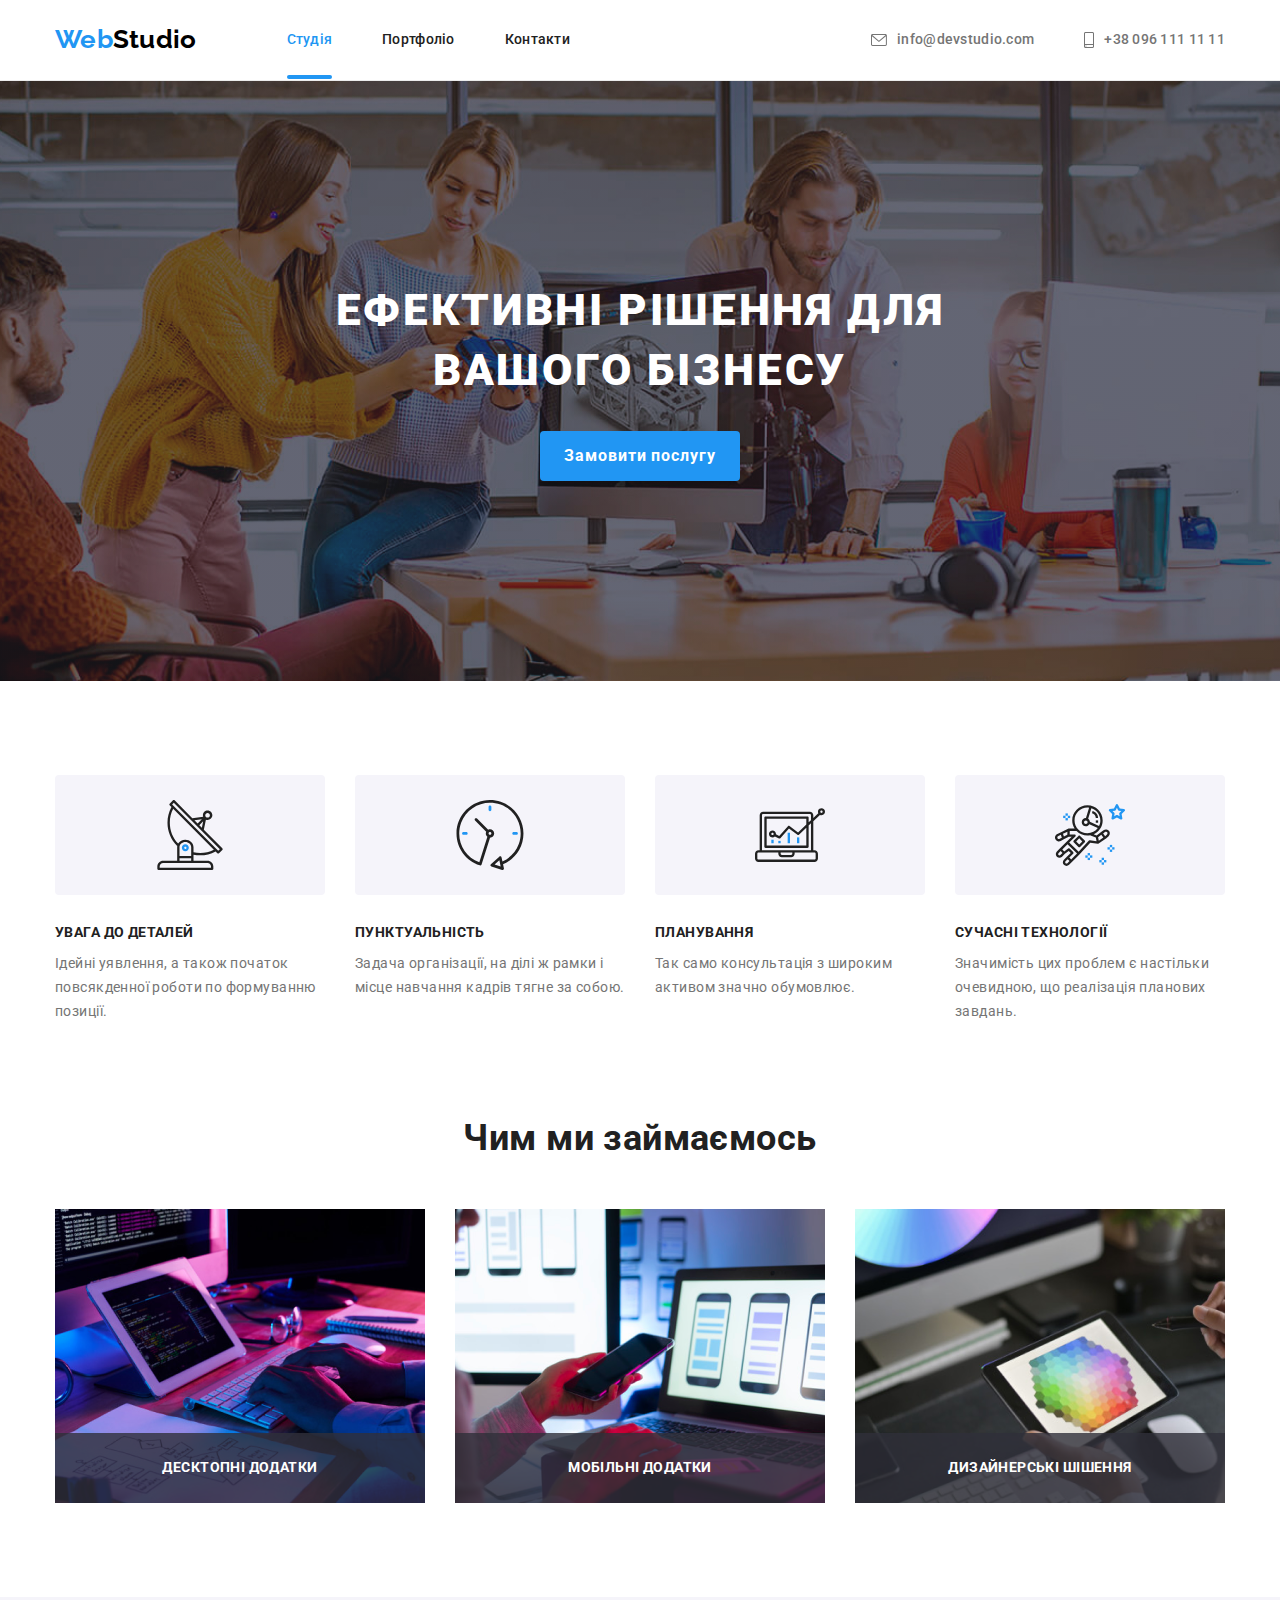
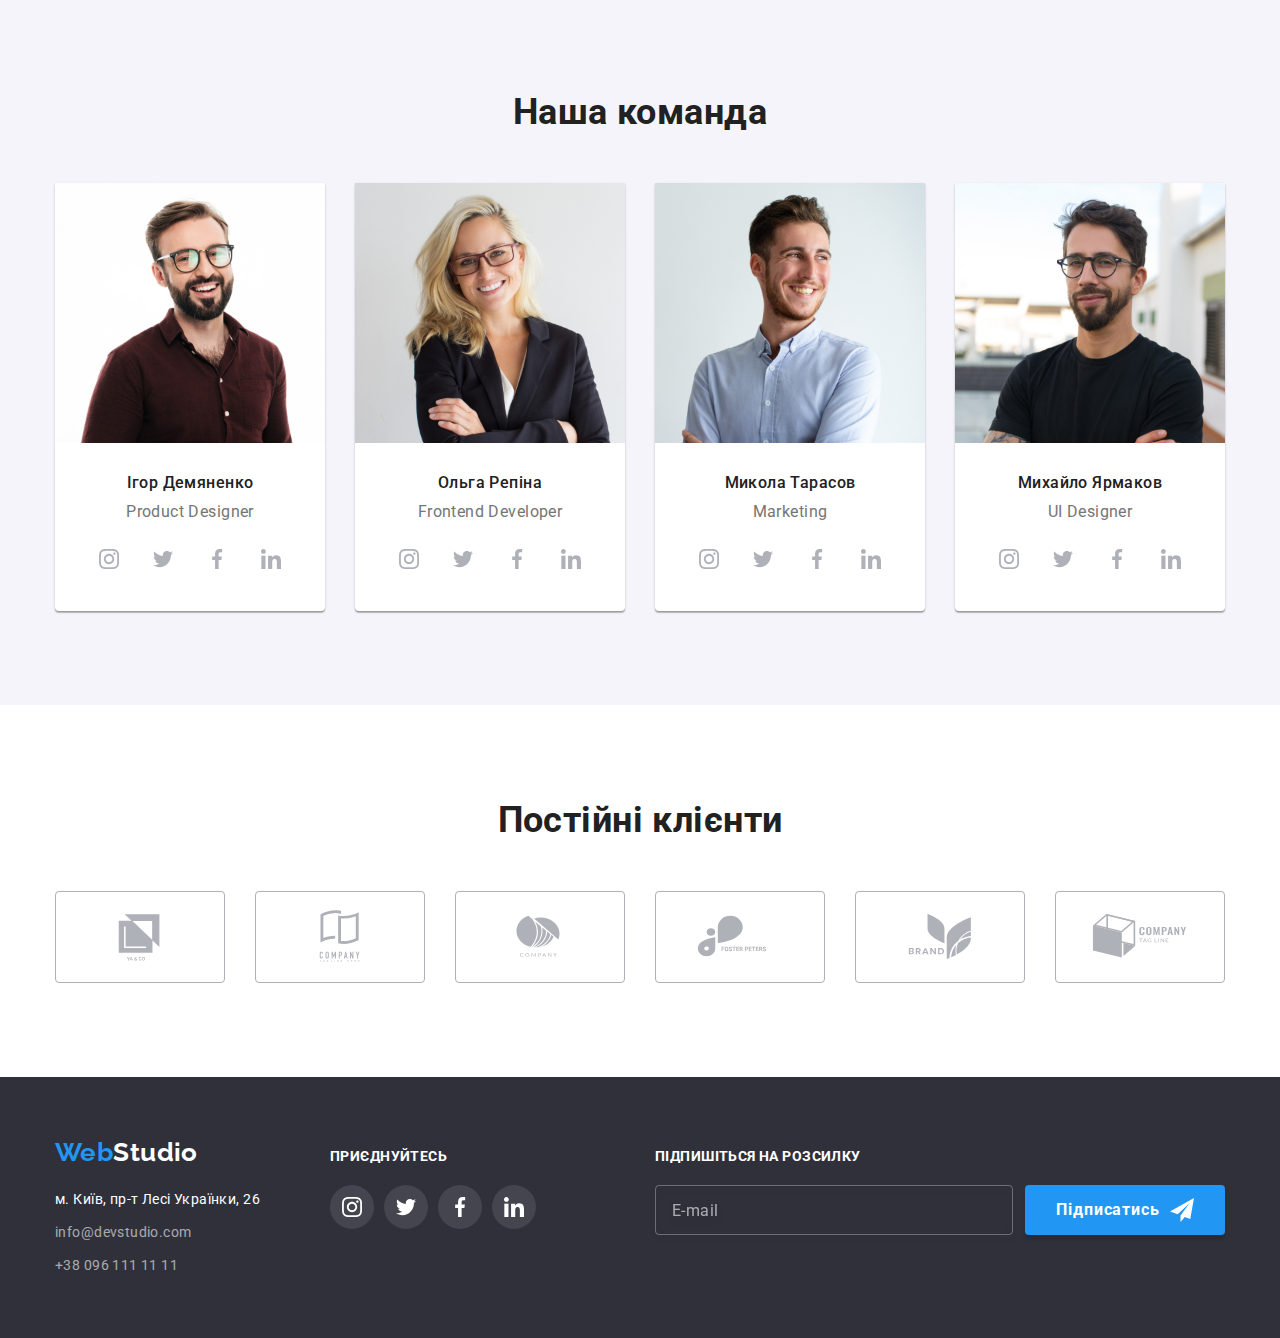
<file: index.html>
<!DOCTYPE html>
<html lang="uk">
  <head>
    <meta charset="UTF-8" />
    <meta http-equiv="X-UA-Compatible" content="IE=edge" />
    <meta name="viewport" content="width=device-width, initial-scale=1.0" />
    <link
      rel="stylesheet"
      href="https://cdnjs.cloudflare.com/ajax/libs/modern-normalize/1.0.0/modern-normalize.min.css"
    />
    <link rel="preconnect" href="https://fonts.googleapis.com" />
    <link rel="preconnect" href="https://fonts.gstatic.com" crossorigin />
    <link
      href="https://fonts.googleapis.com/css2?family=Raleway:wght@700&family=Roboto:wght@400;500;700;900&display=swap"
      rel="stylesheet"
    />
    <link rel="stylesheet" href="./css/styles.css" />
    <title>Document</title>
  </head>
  <body>
    <header class="header">
      <div class="container header-container">
        <nav class="nav-bar">
          <a href="#" class="header-title-link"
            ><span class="text-blue">Web</span>Studio</a
          >
          <ul class="nav-bar-list">
            <li class="nav-bar-list-item">
              <a href="./index.html" class="nav-bar-link current-page"
                >Студія</a
              >
            </li>
            <li class="nav-bar-list-item">
              <a href="./portfolio.html" class="nav-bar-link">Портфоліо</a>
            </li>
            <li class="nav-bar-list-item">
              <a href="#contacts" class="nav-bar-link">Контакти</a>
            </li>
          </ul>
        </nav>
        <ul class="header-contacts-list">
          <li class="header-contacts-item">
            <a
              class="header-contacts-link header-email-link"
              href="mailto:info@devstudio.com"
            >
              <svg class="header-contacts-icon" width="16" height="12">
                <use href="./images/sprite.svg#icon-envelope"></use>
              </svg>
              info@devstudio.com</a
            >
          </li>
          <li class="header-contacts-item">
            <a
              class="header-contacts-link header-phone-link"
              href="tel:+380961111111"
            >
              <svg class="header-contacts-icon" width="10" height="16">
                <use href="./images/sprite.svg#icon-smartphone"></use>
              </svg>
              +38 096 111 11 11</a
            >
          </li>
        </ul>
      </div>
    </header>

    <main>
      <section class="hero">
        <div class="container hero-container">
          <h1 class="hero-title">ЕФЕКТИВНІ РІШЕННЯ ДЛЯ ВАШОГО БІЗНЕСУ</h1>
          <button
            class="submit-button hero-order-button"
            type="button"
            data-modal-open
          >
            Замовити послугу
          </button>
        </div>
      </section>
      <section class="section">
        <div class="container">
          <h2 class="section-title visualy-hidden">Наші переваги</h2>
          <ul class="advantages-list">
            <li class="advantages-list-item">
              <div class="advantages-icon-container">
                <svg class="advantages-icon" width="70" height="70">
                  <use href="./images/sprite.svg#icon-antenna"></use>
                </svg>
              </div>
              <h3 class="advantages-list-item-title">Увага до деталей</h3>
              <p class="advantages-list-item-text">
                Ідейні уявлення, а також початок повсякденної роботи по
                формуванню позиції.
              </p>
            </li>
            <li class="advantages-list-item">
              <div class="advantages-icon-container">
                <svg class="advantages-icon" width="70" height="70">
                  <use href="./images/sprite.svg#icon-clock"></use>
                </svg>
              </div>
              <h3 class="advantages-list-item-title">Пунктуальність</h3>
              <p class="advantages-list-item-text">
                Задача організації, на ділі ж рамки і місце навчання кадрів
                тягне за собою.
              </p>
            </li>
            <li class="advantages-list-item">
              <div class="advantages-icon-container">
                <svg class="advantages-icon" width="70" height="70">
                  <use href="./images/sprite.svg#icon-diagram"></use>
                </svg>
              </div>

              <h3 class="advantages-list-item-title">Планування</h3>
              <p class="advantages-list-item-text">
                Так само консультація з широким активом значно обумовлює.
              </p>
            </li>
            <li class="advantages-list-item">
              <div class="advantages-icon-container">
                <svg class="advantages-icon" width="70" height="70">
                  <use href="./images/sprite.svg#icon-astronaut"></use>
                </svg>
              </div>

              <h3 class="advantages-list-item-title">Сучасні технології</h3>
              <p class="advantages-list-item-text">
                Значимість цих проблем є настільки очевидною, що реалізація
                планових завдань.
              </p>
            </li>
          </ul>
        </div>
      </section>
      <section class="section work-img-section">
        <div class="container">
          <h2 class="section-title">Чим ми займаємось</h2>
          <ul class="work-img-list">
            <li class="work-img-item">
              <img
                src="./images/img1.png"
                alt="what we're doing 1"
                width="370"
                height="294"
              />
              <div class="work-hint">
                <p class="work-hint-text">Десктопні додатки</p>
              </div>
            </li>
            <li class="work-img-item">
              <img
                src="./images/img2.png"
                alt="what we're doing 2"
                width="370"
                height="294"
              />
              <div class="work-hint">
                <p class="work-hint-text">Мобільні додатки</p>
              </div>
            </li>
            <li class="work-img-item">
              <img
                src="./images/img3.png"
                alt="what we're doing 3"
                width="370"
                height="294"
              />
              <div class="work-hint">
                <p class="work-hint-text">Дизайнерські шішення</p>
              </div>
            </li>
          </ul>
        </div>
      </section>
      <section class="section team-section">
        <div class="container">
          <h2 class="section-title">Наша команда</h2>
          <ul class="team-list">
            <li class="team-list-item">
              <img
                src="./images/team_member1.jpg"
                alt="team member 1 photo"
                width="270"
                height="260"
              />
              <h3 class="team-member-name">Ігор Демяненко</h3>
              <p class="team-member-role">Product Designer</p>
              <ul class="social-list team-socials-list">
                <li class="social-list-item">
                  <a class="social-link" href="">
                    <svg class="social-icon" width="20" height="20">
                      <use href="./images/sprite.svg#icon-instagram"></use>
                    </svg>
                  </a>
                </li>
                <li class="social-list-item">
                  <a class="social-link" href="">
                    <svg class="social-icon" width="20" height="20">
                      <use href="./images/sprite.svg#icon-twitter"></use>
                    </svg>
                  </a>
                </li>
                <li class="social-list-item">
                  <a class="social-link" href="">
                    <svg class="social-icon" width="20" height="20">
                      <use href="./images/sprite.svg#icon-facebook"></use>
                    </svg>
                  </a>
                </li>
                <li class="social-list-item">
                  <a class="social-link" href="">
                    <svg class="social-icon" width="20" height="20">
                      <use href="./images/sprite.svg#icon-linkedin"></use>
                    </svg>
                  </a>
                </li>
              </ul>
            </li>
            <li class="team-list-item">
              <img
                src="./images/team_member2.jpg"
                alt="team member 2 photo"
                width="270"
                height="260"
              />
              <h3 class="team-member-name">Ольга Репіна</h3>
              <p class="team-member-role">Frontend Developer</p>
              <ul class="social-list team-socials-list">
                <li class="social-list-item">
                  <a class="social-link" href="">
                    <svg class="social-icon" width="20" height="20">
                      <use href="./images/sprite.svg#icon-instagram"></use>
                    </svg>
                  </a>
                </li>
                <li class="social-list-item">
                  <a class="social-link" href="">
                    <svg class="social-icon" width="20" height="20">
                      <use href="./images/sprite.svg#icon-twitter"></use>
                    </svg>
                  </a>
                </li>
                <li class="social-list-item">
                  <a class="social-link" href="">
                    <svg class="social-icon" width="20" height="20">
                      <use href="./images/sprite.svg#icon-facebook"></use>
                    </svg>
                  </a>
                </li>
                <li class="social-list-item">
                  <a class="social-link" href="">
                    <svg class="social-icon" width="20" height="20">
                      <use href="./images/sprite.svg#icon-linkedin"></use>
                    </svg>
                  </a>
                </li>
              </ul>
            </li>
            <li class="team-list-item">
              <img
                src="./images/team_member3.jpg"
                alt="team member 3 photo"
                width="270"
                height="260"
              />
              <h3 class="team-member-name">Микола Тарасов</h3>
              <p class="team-member-role">Marketing</p>
              <ul class="social-list team-socials-list">
                <li class="social-list-item">
                  <a class="social-link" href="">
                    <svg class="social-icon" width="20" height="20">
                      <use href="./images/sprite.svg#icon-instagram"></use>
                    </svg>
                  </a>
                </li>
                <li class="social-list-item">
                  <a class="social-link" href="">
                    <svg class="social-icon" width="20" height="20">
                      <use href="./images/sprite.svg#icon-twitter"></use>
                    </svg>
                  </a>
                </li>
                <li class="social-list-item">
                  <a class="social-link" href="">
                    <svg class="social-icon" width="20" height="20">
                      <use href="./images/sprite.svg#icon-facebook"></use>
                    </svg>
                  </a>
                </li>
                <li class="social-list-item">
                  <a class="social-link" href="">
                    <svg class="social-icon" width="20" height="20">
                      <use href="./images/sprite.svg#icon-linkedin"></use>
                    </svg>
                  </a>
                </li>
              </ul>
            </li>
            <li class="team-list-item">
              <img
                src="./images/team_member4.jpg"
                alt="team member 4 photo"
                width="270"
                height="260"
              />
              <h3 class="team-member-name">Михайло Ярмаков</h3>
              <p class="team-member-role">UI Designer</p>
              <ul class="social-list team-socials-list">
                <li class="social-list-item">
                  <a class="social-link" href="">
                    <svg class="social-icon" width="20" height="20">
                      <use href="./images/sprite.svg#icon-instagram"></use>
                    </svg>
                  </a>
                </li>
                <li class="social-list-item">
                  <a class="social-link" href="">
                    <svg class="social-icon" width="20" height="20">
                      <use href="./images/sprite.svg#icon-twitter"></use>
                    </svg>
                  </a>
                </li>
                <li class="social-list-item">
                  <a class="social-link" href="">
                    <svg class="social-icon" width="20" height="20">
                      <use href="./images/sprite.svg#icon-facebook"></use>
                    </svg>
                  </a>
                </li>
                <li class="social-list-item">
                  <a class="social-link" href="">
                    <svg class="social-icon" width="20" height="20">
                      <use href="./images/sprite.svg#icon-linkedin"></use>
                    </svg>
                  </a>
                </li>
              </ul>
            </li>
          </ul>
        </div>
      </section>
      <section class="section">
        <div class="container">
          <h2 class="section-title">Постійні клієнти</h2>
        </div>
        <ul class="clients-list">
          <li class="clients-list-item">
            <a href="" class="clients-link">
              <svg class="social-icon" width="106" height="60">
                <use href="./images/sprite.svg#icon-company-logo-1"></use>
              </svg>
            </a>
          </li>
          <li class="clients-list-item">
            <a href="" class="clients-link">
              <svg class="social-icon" width="106" height="60">
                <use href="./images/sprite.svg#icon-company-logo-2"></use>
              </svg>
            </a>
          </li>
          <li class="clients-list-item">
            <a href="" class="clients-link">
              <svg class="social-icon" width="106" height="60">
                <use href="./images/sprite.svg#icon-company-logo-3"></use>
              </svg>
            </a>
          </li>
          <li class="clients-list-item">
            <a href="" class="clients-link">
              <svg class="social-icon" width="106" height="60">
                <use href="./images/sprite.svg#icon-company-logo-4"></use>
              </svg>
            </a>
          </li>
          <li class="clients-list-item">
            <a href="" class="clients-link">
              <svg class="social-icon" width="106" height="60">
                <use href="./images/sprite.svg#icon-company-logo-5"></use>
              </svg>
            </a>
          </li>
          <li class="clients-list-item">
            <a href="" class="clients-link">
              <svg class="social-icon" width="106" height="60">
                <use href="./images/sprite.svg#icon-company-logo-6"></use>
              </svg>
            </a>
          </li>
        </ul>
      </section>
    </main>
    <footer class="footer">
      <div class="container footer-container">
        <div>
          <a href="#" class="footer-title-link"
            ><span class="text-blue">Web</span>Studio</a
          >
          <address>
            <ul class="footer-address-list">
              <li class="footer-address-item">
                <p class="footer-address">м. Київ, пр-т Лесі Українки, 26</p>
              </li>
              <li class="footer-address-item">
                <a class="footer-link" href="mailto:info@devstudio.com"
                  >info@devstudio.com</a
                >
              </li>
              <li class="footer-address-item">
                <a class="footer-link" href="tel:+380961111111"
                  >+38 096 111 11 11</a
                >
              </li>
            </ul>
          </address>
        </div>
        <div class="footer-socials">
          <p class="footer-title">Приєднуйтесь</p>
          <ul class="social-list">
            <li class="social-list-item">
              <a class="social-link footer-social-link" href="">
                <svg class="social-icon" width="20" height="20">
                  <use href="./images/sprite.svg#icon-instagram"></use>
                </svg>
              </a>
            </li>
            <li class="social-list-item">
              <a class="social-link footer-social-link" href="">
                <svg class="social-icon" width="20" height="20">
                  <use href="./images/sprite.svg#icon-twitter"></use>
                </svg>
              </a>
            </li>
            <li class="social-list-item">
              <a class="social-link footer-social-link" href="">
                <svg class="social-icon" width="20" height="20">
                  <use href="./images/sprite.svg#icon-facebook"></use>
                </svg>
              </a>
            </li>
            <li class="social-list-item">
              <a class="social-link footer-social-link" href="">
                <svg class="social-icon" width="20" height="20">
                  <use href="./images/sprite.svg#icon-linkedin"></use>
                </svg>
              </a>
            </li>
          </ul>
        </div>
        <div class="footer-form-container">
          <p class="footer-title">Підпишіться на розсилку</p>
          <form class="footer-form">
            <input
              class="footer-text-input"
              name="user-email"
              type="email"
              placeholder="E-mail"
              required
            />
            <button class="submit-button footer-submit-button" type="submit">
              <span class="footer-submit-button-text">Підписатись</span>
              <svg class="button-send-icon" width="24" height="24">
                <use href="./images/sprite.svg#icon-send"></use>
              </svg>
            </button>
          </form>
        </div>
      </div>
    </footer>

    <div class="backdrop is-hidden" data-modal>
      <div class="modal">
        <button class="modal-close-btn" type="button" data-modal-close>
          <svg width="18" height="18">
            <use href="./images/sprite.svg#icon-close"></use>
          </svg>
        </button>
        <p class="modal-title">Залиште свої дані, і ми вам передзвонимо</p>
        <form>
          <label class="modal-form-label" for="user_name"> І'мя </label>
          <div class="modal-input-wraper">
            <input
              class="modal-input modal-text-input"
              name="user_name"
              id="user_name"
              type="text"
              required
            />
            <svg class="modal-input-icon" width="18" height="18">
              <use href="./images/sprite.svg#icon-person"></use>
            </svg>
          </div>

          <label class="modal-form-label" for="user_phone"> Телефон </label>
          <div class="modal-input-wraper">
            <input
              class="modal-input modal-text-input"
              name="user_phone"
              id="user_phone"
              type="tel"
              required
            />
            <svg class="modal-input-icon" width="18" height="18">
              <use href="./images/sprite.svg#icon-phone"></use>
            </svg>
          </div>

          <label class="modal-form-label" for="user_mail"> Пошта </label>
          <div class="modal-input-wraper">
            <input
              class="modal-input modal-text-input"
              name="user_mail"
              id="user_mail"
              type="email"
              required
            />
            <svg class="modal-input-icon" width="18" height="18">
              <use href="./images/sprite.svg#icon-mail"></use>
            </svg>
          </div>

          <label class="modal-form-label" for="user_comment"> Коментар </label>
          <div class="modal-input-wraper">
            <textarea
              class="modal-input modal-textarea-input"
              name="user_comment"
              id="user_comment"
              placeholder="Введіть текст"
            ></textarea>
          </div>

          <input
            class="modal-checkbox visualy-hidden"
            type="checkbox"
            id="confirm_policy"
            required
          />
          <label class="modal-checkbox-label" for="confirm_policy"
            >Погоджуюсь з розсилкою і приймаю&nbsp;<a
              class="modal-checkbox-link"
              href=""
              >Умови договору</a
            ></label
          >

          <button type="submit" class="submit-button modal-submit-button">
            Відправити
          </button>
        </form>
      </div>
    </div>
    <script src="./js/modal.js"></script>
  </body>
</html>
</file>
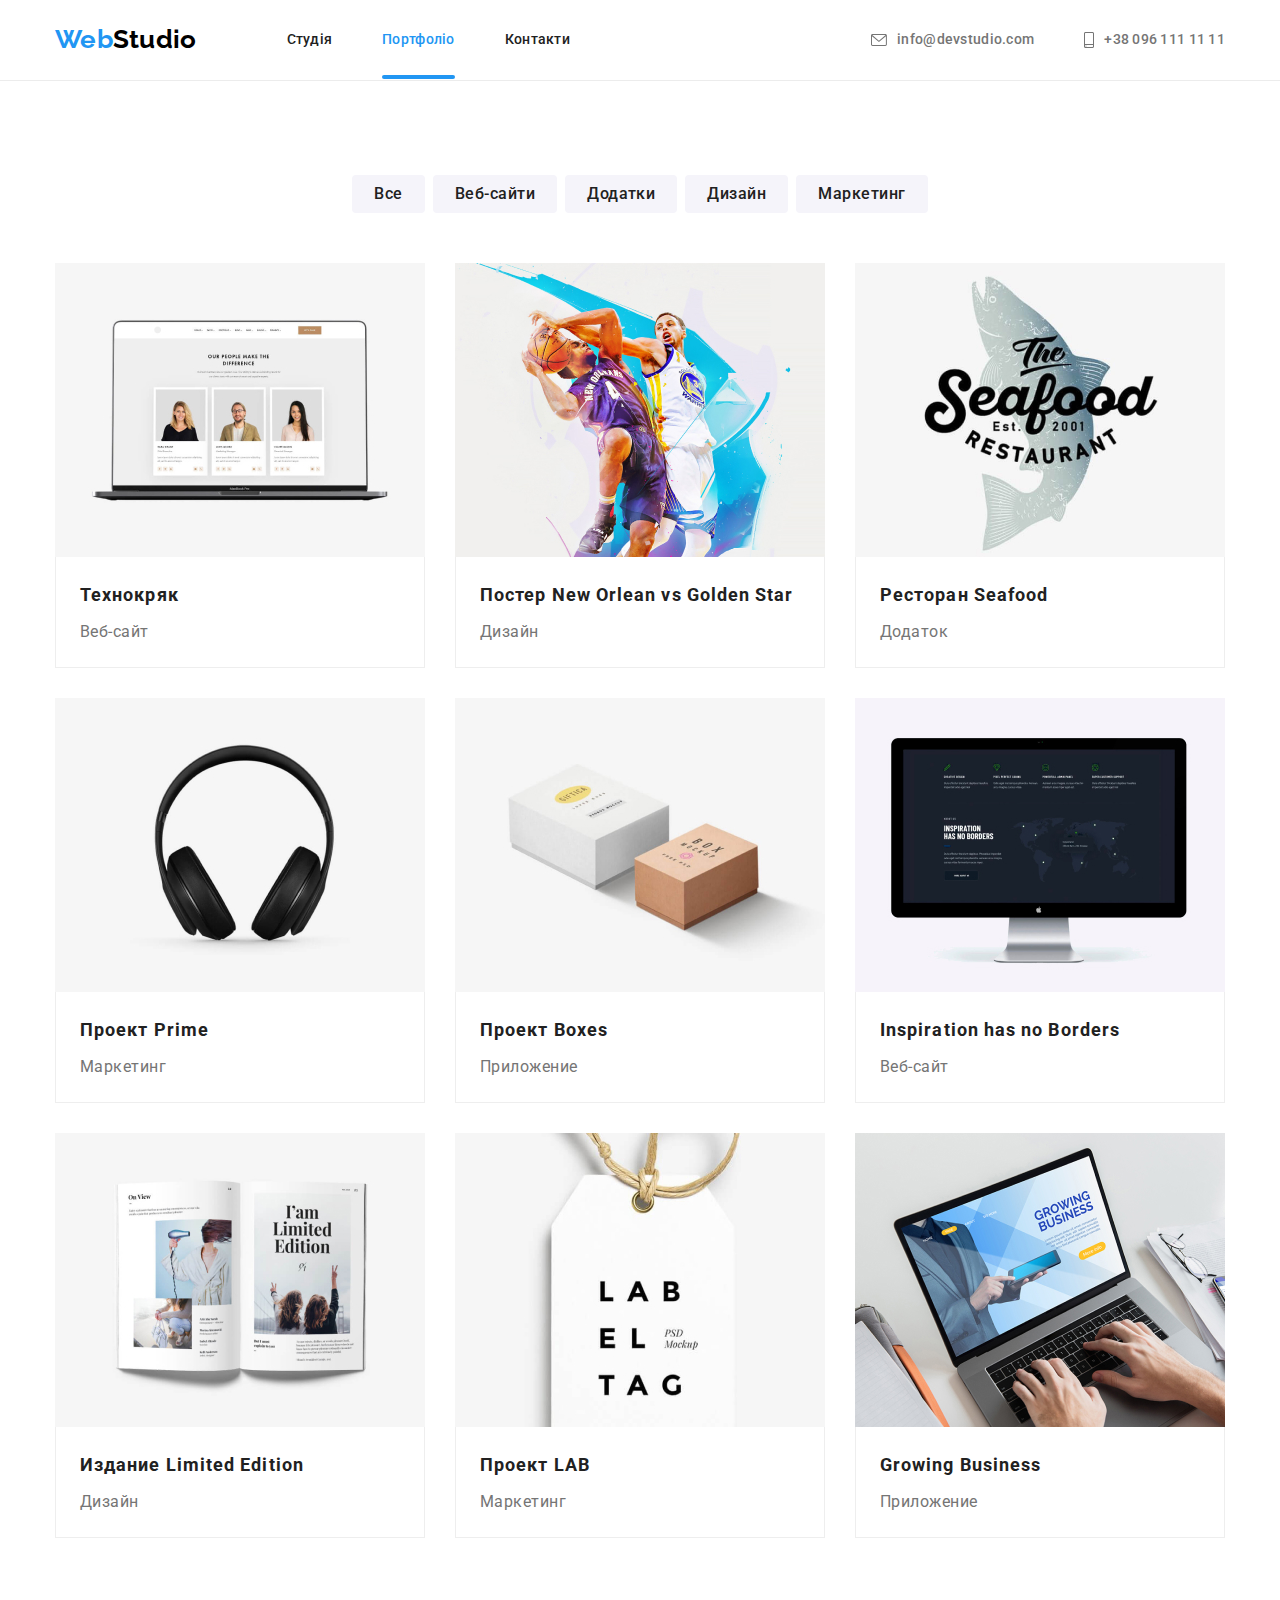
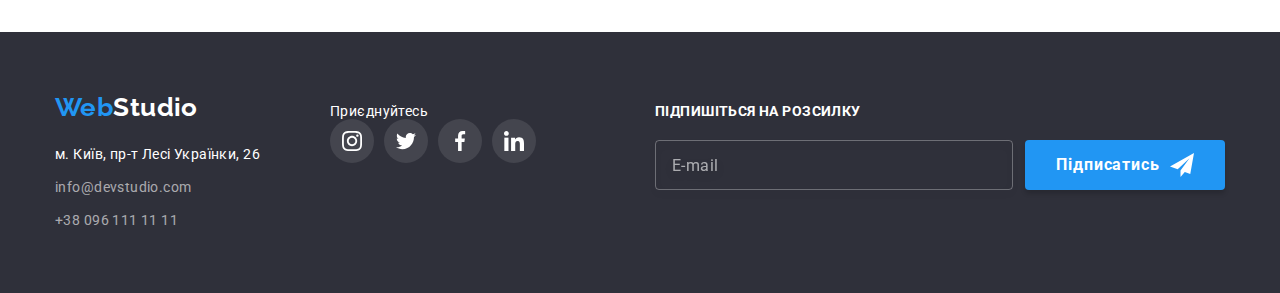
<file: portfolio.html>
<!DOCTYPE html>
<html lang="uk">
  <head>
    <meta charset="UTF-8" />
    <meta http-equiv="X-UA-Compatible" content="IE=edge" />
    <meta name="viewport" content="width=device-width, initial-scale=1.0" />
    <link
      rel="stylesheet"
      href="https://cdnjs.cloudflare.com/ajax/libs/modern-normalize/1.0.0/modern-normalize.min.css"
    />
    <link rel="preconnect" href="https://fonts.googleapis.com" />
    <link rel="preconnect" href="https://fonts.gstatic.com" crossorigin />
    <link
      href="https://fonts.googleapis.com/css2?family=Raleway:wght@700&family=Roboto:wght@400;500;700;900&display=swap"
      rel="stylesheet"
    />
    <link rel="stylesheet" href="./css/styles.css" />
    <title>Document</title>
  </head>
  <body>
    <header class="header">
      <div class="container header-container">
        <nav class="nav-bar">
          <a href="#" class="header-title-link"
            ><span class="text-blue">Web</span>Studio</a
          >
          <ul class="nav-bar-list">
            <li class="nav-bar-list-item">
              <a href="./index.html" class="nav-bar-link">Студія</a>
            </li>
            <li class="nav-bar-list-item">
              <a href="./portfolio.html" class="nav-bar-link current-page"
                >Портфоліо</a
              >
            </li>
            <li class="nav-bar-list-item">
              <a href="#contacts" class="nav-bar-link">Контакти</a>
            </li>
          </ul>
        </nav>
        <ul class="header-contacts-list">
          <li class="header-contacts-item">
            <a
              class="header-contacts-link header-email-link"
              href="mailto:info@devstudio.com"
            >
              <svg class="header-contacts-icon" width="16" height="12">
                <use href="./images/sprite.svg#icon-envelope"></use>
              </svg>
              info@devstudio.com</a
            >
          </li>
          <li class="header-contacts-item">
            <a
              class="header-contacts-link header-phone-link"
              href="tel:+380961111111"
            >
              <svg class="header-contacts-icon" width="10" height="16">
                <use href="./images/sprite.svg#icon-smartphone"></use>
              </svg>
              +38 096 111 11 11</a
            >
          </li>
        </ul>
      </div>
    </header>
    <main>
      <section class="section">
        <div class="container">
          <h1 class="section-title visualy-hidden">Наші проєкти</h1>
          <ul class="filters-list">
            <li class="filter-list-item">
              <button type="button" class="filter-button">Все</button>
            </li>
            <li class="filter-list-item">
              <button type="button" class="filter-button">Веб-сайти</button>
            </li>
            <li class="filter-list-item">
              <button type="button" class="filter-button">Додатки</button>
            </li>
            <li class="filter-list-item">
              <button type="button" class="filter-button">Дизайн</button>
            </li>
            <li class="filter-list-item">
              <button type="button" class="filter-button">Маркетинг</button>
            </li>
          </ul>
          <ul class="projects-list">
            <li class="projects-list-item">
              <a class="project-item-link" href="#">
                <div class="project-img-container">
                  <img
                    src="./images/imgproject1.jpg"
                    alt="project image"
                    width="370"
                    height="294"
                  />
                  <div class="project-popup">
                    <p class="project-popup-text">
                      Ресурс пропонує комплексні пропозиції з різним рівнем
                      функционалу і сервісів. Все це дозволить відвідувачу
                      отримати вичерпні відомості про компанії чи приватне лице.
                    </p>
                  </div>
                </div>
                <div class="projects-card-footer">
                  <h2 class="project-name">Технокряк</h2>
                  <p class="project-type">Веб-сайт</p>
                </div>
              </a>
            </li>
            <li class="projects-list-item">
              <a class="project-item-link" href="#">
                <div class="project-img-container">
                  <img
                    src="./images/imgproject2.jpg"
                    alt="project image"
                    width="370"
                    height="294"
                  />
                  <div class="project-popup">
                    <p class="project-popup-text">
                      Ресурс пропонує комплексні пропозиції з різним рівнем
                      функционалу і сервісів. Все це дозволить відвідувачу
                      отримати вичерпні відомості про компанії чи приватне лице.
                    </p>
                  </div>
                </div>
                <div class="projects-card-footer">
                  <h2 class="project-name">Постер New Orlean vs Golden Star</h2>
                  <p class="project-type">Дизайн</p>
                </div>
              </a>
            </li>
            <li class="projects-list-item">
              <a class="project-item-link" href="#">
                <div class="project-img-container">
                  <img
                    src="./images/imgproject3.jpg"
                    alt="project image"
                    width="370"
                    height="294"
                  />
                  <div class="project-popup">
                    <p class="project-popup-text">
                      Ресурс пропонує комплексні пропозиції з різним рівнем
                      функционалу і сервісів. Все це дозволить відвідувачу
                      отримати вичерпні відомості про компанії чи приватне лице.
                    </p>
                  </div>
                </div>
                <div class="projects-card-footer">
                  <h2 class="project-name">Ресторан Seafood</h2>
                  <p class="project-type">Додаток</p>
                </div>
              </a>
            </li>
            <li class="projects-list-item">
              <a class="project-item-link" href="#">
                <div class="project-img-container">
                  <img
                    src="./images/imgproject4.jpg"
                    alt="project image"
                    width="370"
                    height="294"
                  />
                  <div class="project-popup">
                    <p class="project-popup-text">
                      Ресурс пропонує комплексні пропозиції з різним рівнем
                      функционалу і сервісів. Все це дозволить відвідувачу
                      отримати вичерпні відомості про компанії чи приватне лице.
                    </p>
                  </div>
                </div>
                <div class="projects-card-footer">
                  <h2 class="project-name">Проект Prime</h2>
                  <p class="project-type">Маркетинг</p>
                </div>
              </a>
            </li>
            <li class="projects-list-item">
              <a class="project-item-link" href="#"
                ><div class="project-img-container">
                  <img
                    src="./images/imgproject5.jpg"
                    alt="project image"
                    width="370"
                    height="294"
                  />
                  <div class="project-popup">
                    <p class="project-popup-text">
                      Ресурс пропонує комплексні пропозиції з різним рівнем
                      функционалу і сервісів. Все це дозволить відвідувачу
                      отримати вичерпні відомості про компанії чи приватне лице.
                    </p>
                  </div>
                </div>
                <div class="projects-card-footer">
                  <h2 class="project-name">Проект Boxes</h2>
                  <p class="project-type">Приложение</p>
                </div>
              </a>
            </li>
            <li class="projects-list-item">
              <a class="project-item-link" href="#">
                <div class="project-img-container">
                  <img
                    src="./images/imgproject6.jpg"
                    alt="project image"
                    width="370"
                    height="294"
                  />
                  <div class="project-popup">
                    <p class="project-popup-text">
                      Ресурс пропонує комплексні пропозиції з різним рівнем
                      функционалу і сервісів. Все це дозволить відвідувачу
                      отримати вичерпні відомості про компанії чи приватне лице.
                    </p>
                  </div>
                </div>
                <div class="projects-card-footer">
                  <h2 class="project-name">Inspiration has no Borders</h2>
                  <p class="project-type">Веб-сайт</p>
                </div>
              </a>
            </li>
            <li class="projects-list-item">
              <a class="project-item-link" href="#"
                ><div class="project-img-container">
                  <img
                    src="./images/imgproject7.jpg"
                    alt="project image"
                    width="370"
                    height="294"
                  />
                  <div class="project-popup">
                    <p class="project-popup-text">
                      Ресурс пропонує комплексні пропозиції з різним рівнем
                      функционалу і сервісів. Все це дозволить відвідувачу
                      отримати вичерпні відомості про компанії чи приватне лице.
                    </p>
                  </div>
                </div>
                <div class="projects-card-footer">
                  <h2 class="project-name">Издание Limited Edition</h2>
                  <p class="project-type">Дизайн</p>
                </div>
              </a>
            </li>
            <li class="projects-list-item">
              <a class="project-item-link" href="#"
                ><div class="project-img-container">
                  <img
                    src="./images/imgproject8.jpg"
                    alt="project image"
                    width="370"
                    height="294"
                  />
                  <div class="project-popup">
                    <p class="project-popup-text">
                      Ресурс пропонує комплексні пропозиції з різним рівнем
                      функционалу і сервісів. Все це дозволить відвідувачу
                      отримати вичерпні відомості про компанії чи приватне лице.
                    </p>
                  </div>
                </div>
                <div class="projects-card-footer">
                  <h2 class="project-name">Проект LAB</h2>
                  <p class="project-type">Маркетинг</p>
                </div>
              </a>
            </li>
            <li class="projects-list-item">
              <a class="project-item-link" href="#"
                ><div class="project-img-container">
                  <img
                    src="./images/imgproject9.jpg"
                    alt="project image"
                    width="370"
                    height="294"
                  />
                  <div class="project-popup">
                    <p class="project-popup-text">
                      Ресурс пропонує комплексні пропозиції з різним рівнем
                      функционалу і сервісів. Все це дозволить відвідувачу
                      отримати вичерпні відомості про компанії чи приватне лице.
                    </p>
                  </div>
                </div>
                <div class="projects-card-footer">
                  <h2 class="project-name">Growing Business</h2>
                  <p class="project-type">Приложение</p>
                </div>
              </a>
            </li>
          </ul>
        </div>
      </section>
    </main>
    <footer class="footer">
      <div class="container footer-container">
        <div>
          <a href="#" class="footer-title-link"
            ><span class="text-blue">Web</span>Studio</a
          >
          <address>
            <ul class="footer-address-list">
              <li class="footer-address-item">
                <p class="footer-address">м. Київ, пр-т Лесі Українки, 26</p>
              </li>
              <li class="footer-address-item">
                <a class="footer-link" href="mailto:info@devstudio.com"
                  >info@devstudio.com</a
                >
              </li>
              <li class="footer-address-item">
                <a class="footer-link" href="tel:+380961111111"
                  >+38 096 111 11 11</a
                >
              </li>
            </ul>
          </address>
        </div>
        <div class="footer-socials">
          <p class="footer-socials-title">Приєднуйтесь</p>
          <ul class="social-list">
            <li class="social-list-item">
              <a class="social-link footer-social-link" href="">
                <svg class="social-icon" width="20" height="20">
                  <use href="./images/sprite.svg#icon-instagram"></use>
                </svg>
              </a>
            </li>
            <li class="social-list-item">
              <a class="social-link footer-social-link" href="">
                <svg class="social-icon" width="20" height="20">
                  <use href="./images/sprite.svg#icon-twitter"></use>
                </svg>
              </a>
            </li>
            <li class="social-list-item">
              <a class="social-link footer-social-link" href="">
                <svg class="social-icon" width="20" height="20">
                  <use href="./images/sprite.svg#icon-facebook"></use>
                </svg>
              </a>
            </li>
            <li class="social-list-item">
              <a class="social-link footer-social-link" href="">
                <svg class="social-icon" width="20" height="20">
                  <use href="./images/sprite.svg#icon-linkedin"></use>
                </svg>
              </a>
            </li>
          </ul>
        </div>
        <div class="footer-form-container">
          <p class="footer-title">Підпишіться на розсилку</p>
          <form class="footer-form">
            <input
              class="footer-text-input"
              name="user-email"
              type="email"
              placeholder="E-mail"
              required
            />
            <button class="submit-button footer-submit-button" type="submit">
              <span class="footer-submit-button-text">Підписатись</span>
              <svg class="button-send-icon" width="24" height="24">
                <use href="./images/sprite.svg#icon-send"></use>
              </svg>
            </button>
          </form>
        </div>
      </div>
    </footer>
  </body>
</html>
</file>
<file: css/styles.css>
:root {
  --main-font: "Roboto";
  --seondary-font: "Raleway";
  --main-color: #212121;
  --secondary-color: #757575;
  --action-background: #2196f3;
  --action-color: #ffffff;
  --main-background-color: #ffffff;
  --main-font-size: 14px;
  --main-letter-spacing: 0.03em;
  --title-font-weight: 700;
  --site-title-color: #000000;
  --hero-background: #2f303a;
  --hero-action-background: #188ce8;
  --hero-shadow-color: rgba(0, 0, 0, 0.15);
  --advantages-background: #e5e5e5;
  --secondary-background: #f5f4fa;
  --card-border-color: #eeeeee;
  --footer-color: #ffffff;
  --header-border-color: #ececec;
  --icon-fill: #afb1b8;
}

body {
  font-family: var(--main-font);
  letter-spacing: var(--main-letter-spacing);
  background: var(--main-background-color);
  font-size: var(--main-font-size);
  color: var(--main-color);
}

ul {
  padding: 0;
}

li {
  list-style: none;
}

ul,
p,
h1,
h2,
h3,
h4,
h5,
h6 {
  margin: 0;
  padding: 0;
}

button {
  cursor: pointer;
}

img {
  display: block;
  max-width: 100%;
  height: auto;
}

.section {
  padding-top: 94px;
  padding-bottom: 94px;
}

.container {
  width: 1200px;
  padding-left: 15px;
  padding-right: 15px;
  margin: 0 auto;
}

.section-title {
  text-align: center;
  margin-bottom: 50px;
  font-size: 36px;
  line-height: 1.17;
  font-weight: var(--title-font-weight);
}

.visualy-hidden {
  position: absolute;
  width: 1px;
  height: 1px;
  margin: -1px;
  border: 0;
  padding: 0;
  white-space: nowrap;
  clip-path: inset(100%);
  clip: rect(0 0 0 0);
  overflow: hidden;
}

.submit-button {
  height: 50px;
  width: 200px;
  text-align: center;
  letter-spacing: 0.06em;
  border: none;
  font-family: inherit;
  font-size: 16px;
  line-height: 1.87;
  font-weight: var(--title-font-weight);
  background: var(--action-background);
  box-shadow: 0px 4px 4px var(--hero-shadow-color);
  border-radius: 4px;
  color: var(--action-color);
  transition: background-color 250ms cubic-bezier(0.4, 0, 0.2, 1);
}

.submit-button:focus,
.submit-button:hover {
  background: var(--hero-action-background);
}

/* header (start) */

.header {
  display: flex;
  justify-content: center;
  font-weight: 500;
  letter-spacing: 0.02em;
  line-height: 1.14;
  border-bottom: 1px solid var(--header-border-color);
}

.header-container {
  display: flex;
  align-items: center;
}

.nav-bar {
  display: flex;
  align-items: center;
}

.header-title-link {
  padding-top: 24px;
  padding-bottom: 25px;
  text-decoration: none;
  font-family: var(--seondary-font);
  font-size: 26px;
  line-height: 1.19;
  color: var(--site-title-color);
  font-weight: var(--title-font-weight);
}

.text-blue {
  color: var(--action-background);
}

.nav-bar-list {
  margin-left: 90px;
  display: flex;
}

.nav-bar-list-item:not(:last-child) {
  margin-right: 50px;
}

.nav-bar-link {
  position: relative;
  padding-top: 32px;
  padding-bottom: 32px;
  text-decoration: none;
  font-weight: 500;
  letter-spacing: 0.02em;
  color: inherit;
  transition: color 250ms cubic-bezier(0.4, 0, 0.2, 1);
}

.current-page::after {
  content: "";
  position: absolute;
  bottom: 0;
  left: 0;
  width: 100%;
  height: 4px;
  border-radius: 2px;
  background-color: var(--action-background);
}

.current-page {
  color: var(--action-background);
}

.header-contacts-list {
  display: flex;
  margin-left: auto;
}

.header-contacts-link {
  padding-top: 32px;
  padding-bottom: 32px;
  text-decoration: none;
  color: var(--secondary-color);
  display: flex;
  align-items: center;
  transition: color 250ms cubic-bezier(0.4, 0, 0.2, 1);
}

.header-contacts-link:focus,
.header-contacts-link:hover,
.nav-bar-link:focus,
.nav-bar-link:hover {
  color: var(--action-background);
}

.header-contacts-link:focus .header-contacts-icon,
.header-contacts-link:hover .header-contacts-icon {
  fill: var(--action-background);
}

.header-contacts-item:not(:last-child) {
  margin-right: 50px;
}

.header-contacts-icon {
  fill: var(--secondary-color);
  margin-right: 10px;
  transition: fill 250ms cubic-bezier(0.4, 0, 0.2, 1);
}

/* .header-phone-link{
    
} */

/* header (end) */

/* footer (start) */

.footer {
  background: var(--hero-background);
  color: var(--footer-color);
  padding-top: 60px;
  padding-bottom: 60px;
}

.footer-container {
  display: flex;
  align-items: baseline;
}

.footer-title-link {
  font-family: var(--seondary-font);
  font-weight: var(--title-font-weight);
  text-decoration: none;
  font-size: 26px;
  line-height: 1.19;
  color: inherit;
}

.footer-address-list {
  margin-top: 20px;
}

.footer-address {
  margin: 0;
  font-style: normal;
  line-height: 1.71;
}

.footer-link {
  text-decoration: none;
  font-style: normal;
  line-height: 1.71;
  color: rgba(255, 255, 255, 0.6);
}

.footer-address-item:not(:last-child) {
  margin-bottom: 9px;
}

.footer-socials {
  margin-left: 70px;
}

.footer-title {
  font-size: var(--main-font-size);
  font-weight: var(--title-font-weight);
  line-height: 1.14;
  letter-spacing: var(--main-letter-spacing);
  text-transform: uppercase;
  margin-bottom: 20px;
}

.social-list {
  display: flex;
  justify-content: center;
  margin-left: -10px;
}

.social-list-item {
  width: 44px;
  height: 44px;
  margin-left: 10px;
}

.social-link {
  display: flex;
  justify-content: center;
  align-items: center;
  width: 100%;
  height: 100%;
  border-radius: 50%;
  transition: background-color 250ms cubic-bezier(0.4, 0, 0.2, 1);
}

.footer-social-link {
  background: rgba(255, 255, 255, 0.1);
}

.footer-social-link .social-icon {
  fill: var(--main-background-color);
}

.social-link:hover,
.social-link:focus {
  background-color: var(--action-background);
}

.social-link:hover .social-icon,
.social-link:focus .social-icon {
  fill: var(--action-color);
}

.social-icon {
  fill: var(--icon-fill);
  transition: fill 250ms cubic-bezier(0.4, 0, 0.2, 1);
}

.footer-form-container {
  width: 570px;
  margin-left: auto;
}

.footer-form {
  display: flex;
}

.footer-text-input {
  margin-right: 12px;
  flex-grow: 1;
  height: 50px;
  background-color: transparent;
  padding: 0 16px;
  border: 1px solid rgba(255, 255, 255, 0.3);
  filter: drop-shadow(0px 4px 4px rgba(0, 0, 0, 0.15));
  border-radius: 4px;
  outline: none;
  font-size: 16px;
  line-height: 1.25;

  display: flex;
  align-items: center;
  letter-spacing: 0.03em;
  color: var(--action-color);
}

.footer-text-input::placeholder {
  color: rgba(255, 255, 255, 0.6);
}

.footer-submit-button {
  display: flex;
  align-items: center;
  justify-content: center;
}

.footer-submit-button-text {
  margin-right: 10px;
}

.button-send-icon {
  fill: var(--action-color);
}
/* footer (end) */

/* hero (start) */

.hero {
  background-image: linear-gradient(
      rgba(47, 48, 58, 0.4),
      rgba(47, 48, 58, 0.4)
    ),
    url("../images/hero_img.jpg");
  background-repeat: no-repeat;
  background-position: center center;
  background-size: auto;
  background-color: var(--hero-background);
  color: var(--action-color);
  padding-top: 200px;
  padding-bottom: 200px;
  text-align: center;
  max-width: 1600px;
  margin: 0 auto;
}

.hero-container {
  flex-direction: column;
}

.hero-title {
  max-width: 700px;
  font-weight: 900;
  font-size: 44px;
  line-height: 1.36;
  text-align: center;
  letter-spacing: 0.06em;
  text-transform: uppercase;
  margin: 0 auto;
}

.hero-order-button {
  margin-top: 30px;
  display: inline-block;
}

/* hero (end) */

/* advantages (start) */

.advantages {
  background-color: var(--advantages-background);
}

.advantages-list {
  display: flex;
}

.advantages-list-item {
  flex-basis: calc((100% - 90px) / 4);
}

.advantages-list-item:not(:last-child) {
  margin-right: 30px;
}

.advantages-list-item-title {
  margin-bottom: 10px;
  font-size: inherit;
  line-height: 1.14;
  text-transform: uppercase;
  color: var(--main-color);
  font-weight: var(--title-font-weight);
}

.advantages-list-item-text {
  line-height: 1.72;
  color: var(--secondary-color);
}

.advantages-icon-container {
  width: 100%;
  height: 120px;
  background-color: #f5f4fa;
  border-radius: 4px;
  display: flex;
  justify-content: center;
  align-items: center;
  margin-bottom: 30px;
}

/* advantages (end) */

/* our work (start)  */
.work-img-section {
  padding-top: 0;
}

.work-img-list {
  display: flex;
  flex-wrap: wrap;
  margin-left: -30px;
}

.work-img-item {
  flex-basis: calc((100% - 90px) / 3);
  margin-left: 30px;
  position: relative;
}

.work-hint {
  display: flex;
  align-items: center;
  justify-content: center;
  width: 100%;
  height: 70px;
  position: absolute;
  left: 0;
  bottom: 0;
  background: rgba(47, 48, 58, 0.8);
}

.work-hint-text {
  font-weight: var(--title-font-weight);
  font-size: var(--main-font-size);
  line-height: 1.14;
  text-align: center;
  letter-spacing: var(--main-letter-spacing);
  text-transform: uppercase;

  color: var(--action-color);
}

/* our work (end) */

/* team start */
.team-section {
  background: var(--secondary-background);
}

.team-list {
  display: flex;
  flex-direction: row;
  justify-content: center;
  flex-wrap: wrap;
  margin-left: -30px;
}

.team-list-item {
  margin-left: 30px;
  background: var(--main-background-color);
  box-shadow: 0px 1px 3px rgba(0, 0, 0, 0.12), 0px 1px 1px rgba(0, 0, 0, 0.14),
    0px 2px 1px rgba(0, 0, 0, 0.2);
  border-radius: 0px 0px 4px 4px;
}

.team-member-name {
  margin-top: 30px;
  font-weight: 500;
  font-size: 16px;
  line-height: 1.19;
  text-align: center;
}

.team-member-role {
  margin-top: 10px;
  margin-bottom: 16px;
  font-size: 16px;
  line-height: 1.19;
  text-align: center;
  color: var(--secondary-color);
}

.team-socials-list {
  margin-bottom: 30px;
}

/* team (end) */

/* clients (start) */
.clients-list {
  display: flex;
  justify-content: center;
  margin-left: -30px;
}

.clients-list-item {
  width: 170px;
  height: 92px;
  margin-left: 30px;
}

.clients-link {
  display: flex;
  justify-content: center;
  align-items: center;
  width: 100%;
  height: 100%;
  border: 1px solid var(--icon-fill);
  border-radius: 4px;
  transition: border-color 250ms cubic-bezier(0.4, 0, 0.2, 1);
}

.clients-link:hover,
.clients-link:focus {
  border-color: var(--action-background);
}

.clients-link:hover .social-icon,
.clients-link:focus .social-icon {
  fill: var(--action-background);
}

/* clients (end) */

/* projects (start) */

.filters-list {
  display: flex;
  justify-content: center;
  flex-wrap: wrap;
  margin-left: -8px;
  margin-bottom: 50px;
}

.filter-list-item {
  margin-left: 8px;
}

.filter-button {
  padding: 6px 22px;
  background: var(--secondary-background);
  border: none;
  border-radius: 4px;
  font-family: var(--main-font);
  font-weight: 500;
  font-size: 16px;
  line-height: 1.62;
  text-align: center;
  letter-spacing: 0.03em;
  color: inherit;
  transition: color 250ms cubic-bezier(0.4, 0, 0.2, 1),
    background-color 250ms cubic-bezier(0.4, 0, 0.2, 1),
    box-shadow 250ms cubic-bezier(0.4, 0, 0.2, 1);
}

.filter-button:focus,
.filter-button:hover {
  color: var(--action-color);
  background: var(--action-background);
  box-shadow: 0px 3px 1px rgba(0, 0, 0, 0.1), 0px 1px 2px rgba(0, 0, 0, 0.08),
    0px 2px 2px rgba(0, 0, 0, 0.12);
}

.projects-list {
  display: flex;
  justify-content: flex-start;
  flex-wrap: wrap;
  margin-left: -30px;
  margin-top: -30px;
}

.projects-list-item {
  display: flex;
  justify-content: center;
  background: var(--main-background-color);
  margin-left: 30px;
  margin-top: 30px;
  width: calc((100% - 90px) / 3);
}

.project-item-link {
  text-decoration: none;
  color: inherit;
  font-size: 0;
  transition: box-shadow 250ms cubic-bezier(0.4, 0, 0.2, 1);
}

.project-item-link:hover {
  box-shadow: 0px 1px 1px rgba(0, 0, 0, 0.12), 0px 4px 4px rgba(0, 0, 0, 0.06),
    1px 4px 6px rgba(0, 0, 0, 0.16);
}

.projects-card-footer {
  padding: 20px 24px;
  border: 1px solid var(--card-border-color);
  border-top: none;
}

.project-name {
  font-weight: var(--title-font-weight);
  font-size: 18px;
  line-height: 2;
  letter-spacing: 0.06em;
  margin-bottom: 4px;
}

.project-type {
  font-size: 16px;
  line-height: 1.88;
  letter-spacing: 0.03em;
  color: var(--secondary-color);
}

.project-img-container {
  width: 100%;
  height: 294px;
  position: relative;
  overflow: hidden;
}

.project-popup {
  position: absolute;
  left: 0;
  bottom: 0;
  width: 100%;
  height: 100%;
  transform: translate(0, 100%);
  background: rgba(33, 150, 243, 0.9);
  transition: transform 250ms cubic-bezier(0.4, 0, 0.2, 1);
}
.project-popup-text {
  padding: 63px 24px;
  font-size: 18px;
  line-height: 1.56;
  letter-spacing: var(--main-letter-spacing);
  color: var(--action-color);
}

.project-item-link:hover .project-popup {
  transform: translate(0, 0);
}

/* projects (end) */

/* modal (start) */
.backdrop {
  position: fixed;
  top: 0;
  left: 0;
  background-color: rgba(0, 0, 0, 0.5);
  width: 100vw;
  height: 100vh;
  transition: opacity 250ms cubic-bezier(0.4, 0, 0.2, 1),
    visibility 250ms cubic-bezier(0.4, 0, 0.2, 1);
}

.modal {
  padding: 40px;
  width: 528px;
  position: absolute;
  top: 50%;
  left: 50%;
  background-color: var(--main-background-color);
  transform: translate(-50%, -50%);
  box-shadow: 0px 1px 3px rgba(0, 0, 0, 0.12), 0px 1px 1px rgba(0, 0, 0, 0.14),
    0px 2px 1px rgba(0, 0, 0, 0.2);
  border-radius: 4px;
}

.modal-close-btn {
  position: absolute;
  top: 8px;
  right: 8px;
  width: 30px;
  height: 30px;
  border-radius: 50%;
  background: var(--main-background-color);
  border: 1px solid rgba(0, 0, 0, 0.1);
  display: flex;
  justify-content: center;
  align-items: center;
}

.modal-close-btn:hover,
.modal-close-btn:focus {
  fill: var(--action-background);
}

.is-hidden {
  visibility: hidden;
  opacity: 0;
  pointer-events: none;
}

.modal-title {
  width: 100%;
  font-weight: 700;
  font-size: 20px;
  line-height: 1.15;
  text-align: center;
  letter-spacing: var(--main-letter-spacing);

  color: var(--main-color);

  margin-bottom: 12px;
}

.modal-form-label {
  font-size: 12px;
  line-height: 1, 16;
  letter-spacing: 0.01em;
  color: var(--secondary-color);
}

.modal-input-wraper {
  margin-top: 4px;
  margin-bottom: 10px;
  position: relative;
}

.modal-input {
  width: 100%;
  border: 1px solid rgba(33, 33, 33, 0.2);
  border-radius: 4px;
  transition: border-color 250ms cubic-bezier(0.4, 0, 0.2, 1);
}

.modal-text-input {
  padding-left: 42px;
  height: 40px;
}

.modal-textarea-input {
  letter-spacing: 0.01em;
  padding: 12px 16px;
  height: 120px;
  resize: none;
}

.modal-textarea-input::placeholder {
  color: rgba(117, 117, 117, 0.5);
}

.modal-input:focus {
  outline: none;
  border-color: var(--action-background);
}

.modal-text-input:focus + .modal-input-icon {
  fill: #188ce8;
}

.modal-input-icon {
  fill: var(--main-color);
  position: absolute;
  left: 12px;
  top: 50%;
  transform: translate(0, -50%);
  transition: fill 250ms cubic-bezier(0.4, 0, 0.2, 1);
}

.modal-submit-button {
  display: block;
  margin: 0 auto;
}

.modal-checkbox-label {
  margin-top: 20px;
  margin-bottom: 30px;
  font-size: var(--main-font-size);
  line-height: 1.71;
  letter-spacing: var(--main-letter-spacing);
  color: var(--secondary-color);
  display: flex;
  align-items: center;
  justify-content: center;
}

.modal-checkbox-label::before {
  margin-right: 7px;
  background-image: url("../images/icon-checkbox.svg");
  content: "";
  width: 16px;
  height: 15px;
}

.modal-checkbox:checked + .modal-checkbox-label::before {
  background-image: url("../images/icon-check.svg");
}

.modal-checkbox-link {
  color: var(--action-background);
}
/* modal (end) */
</file>
